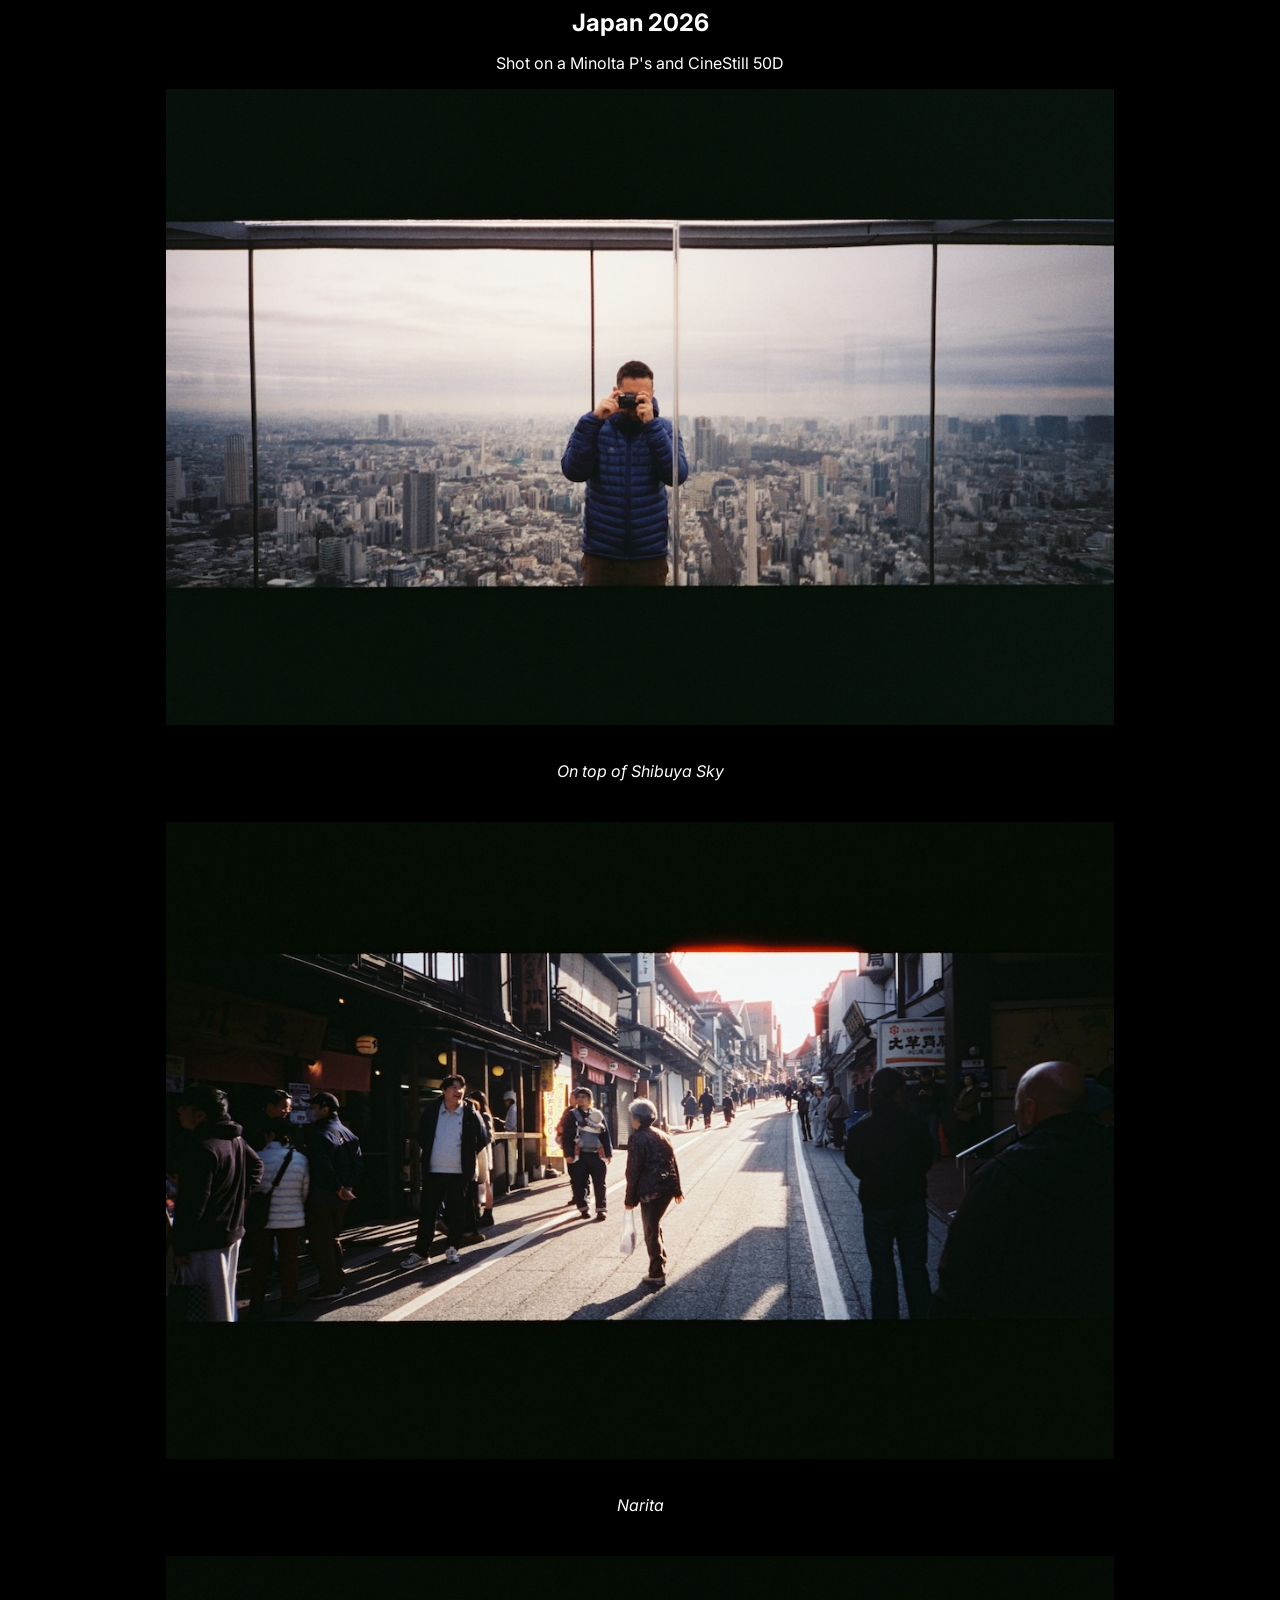
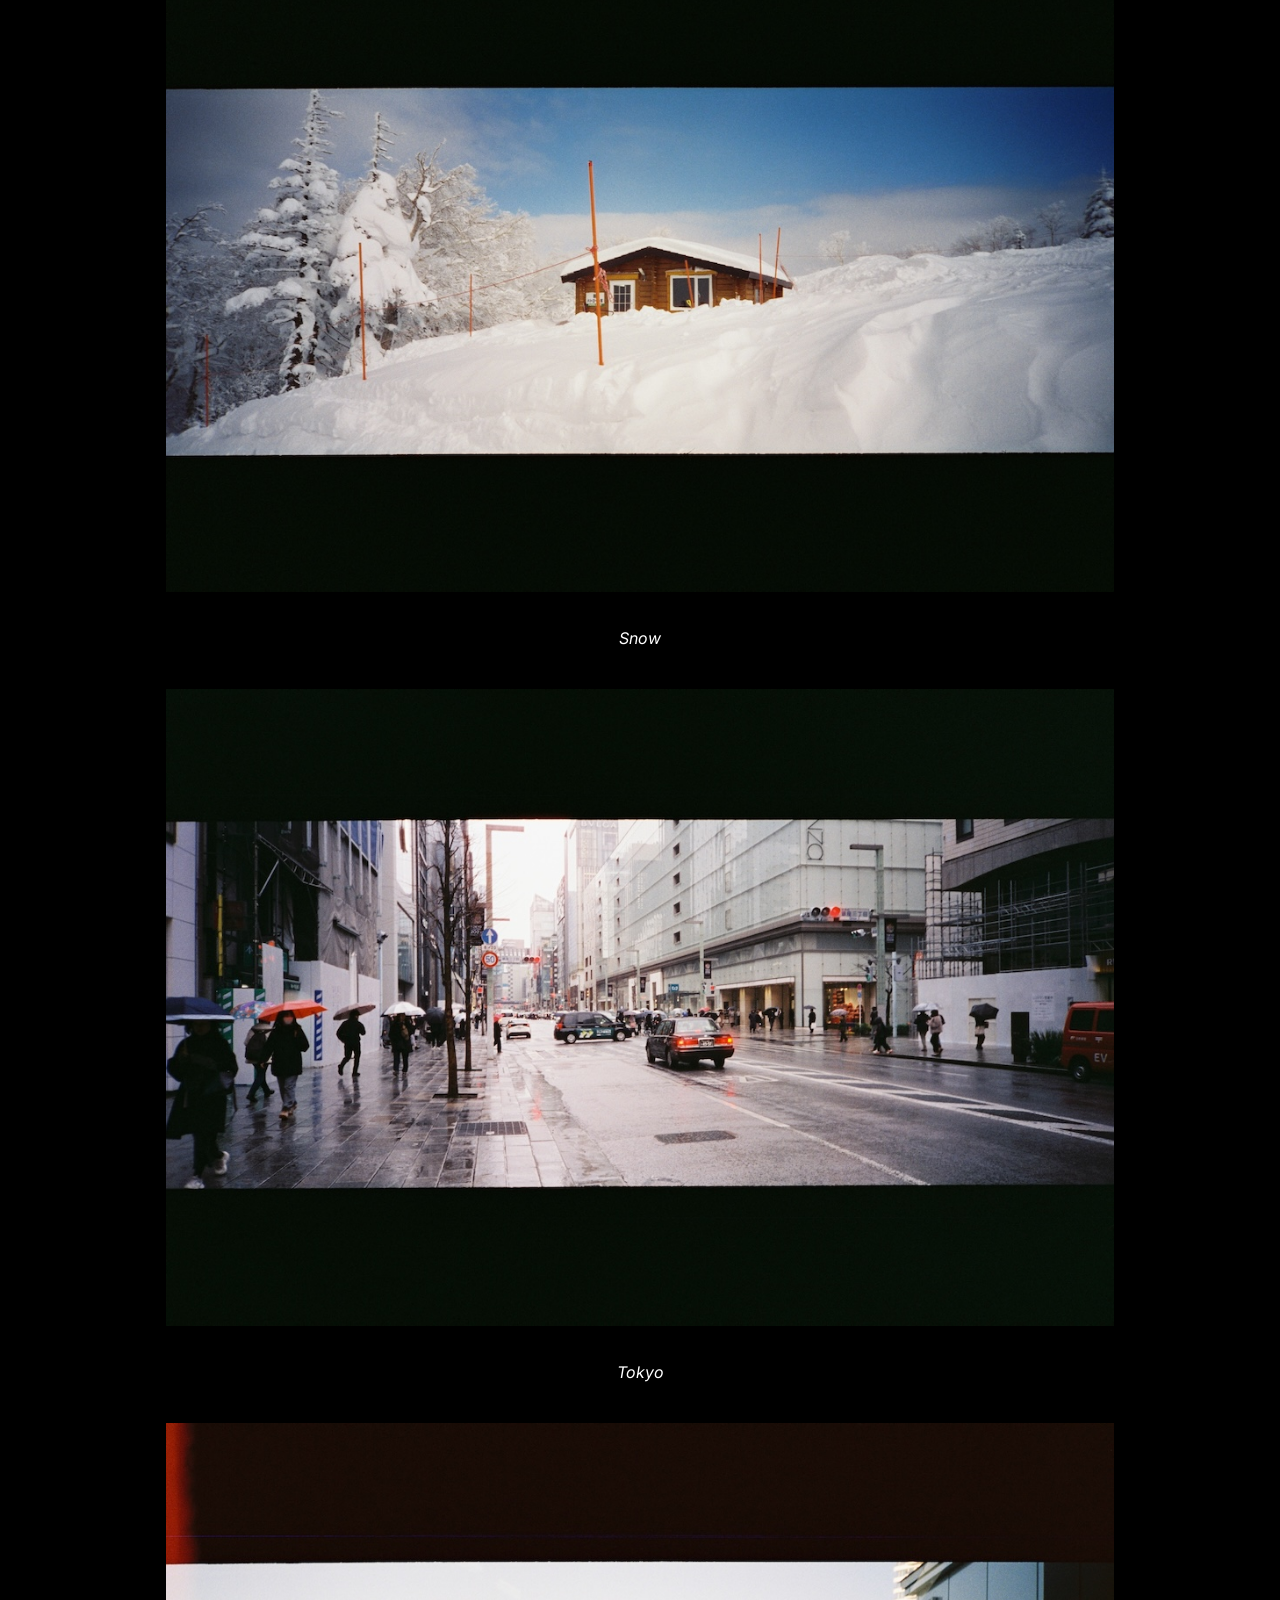
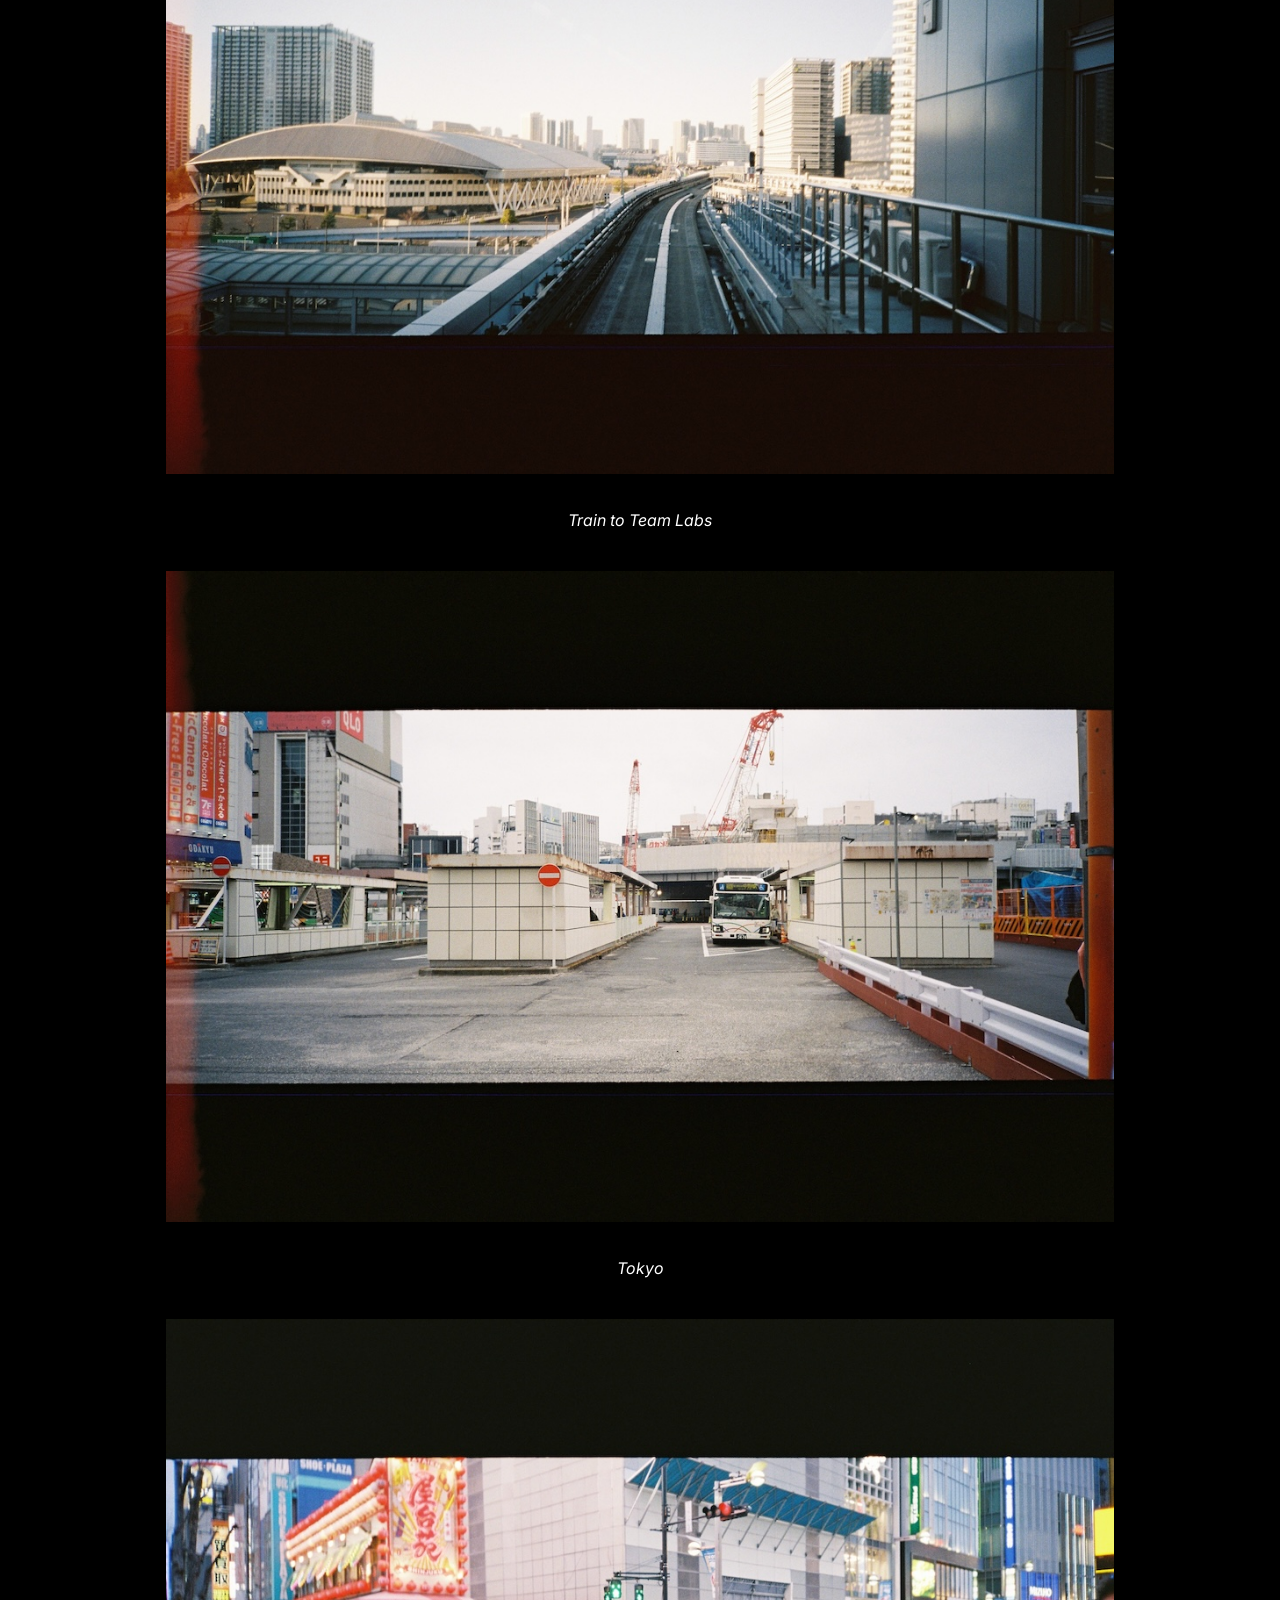
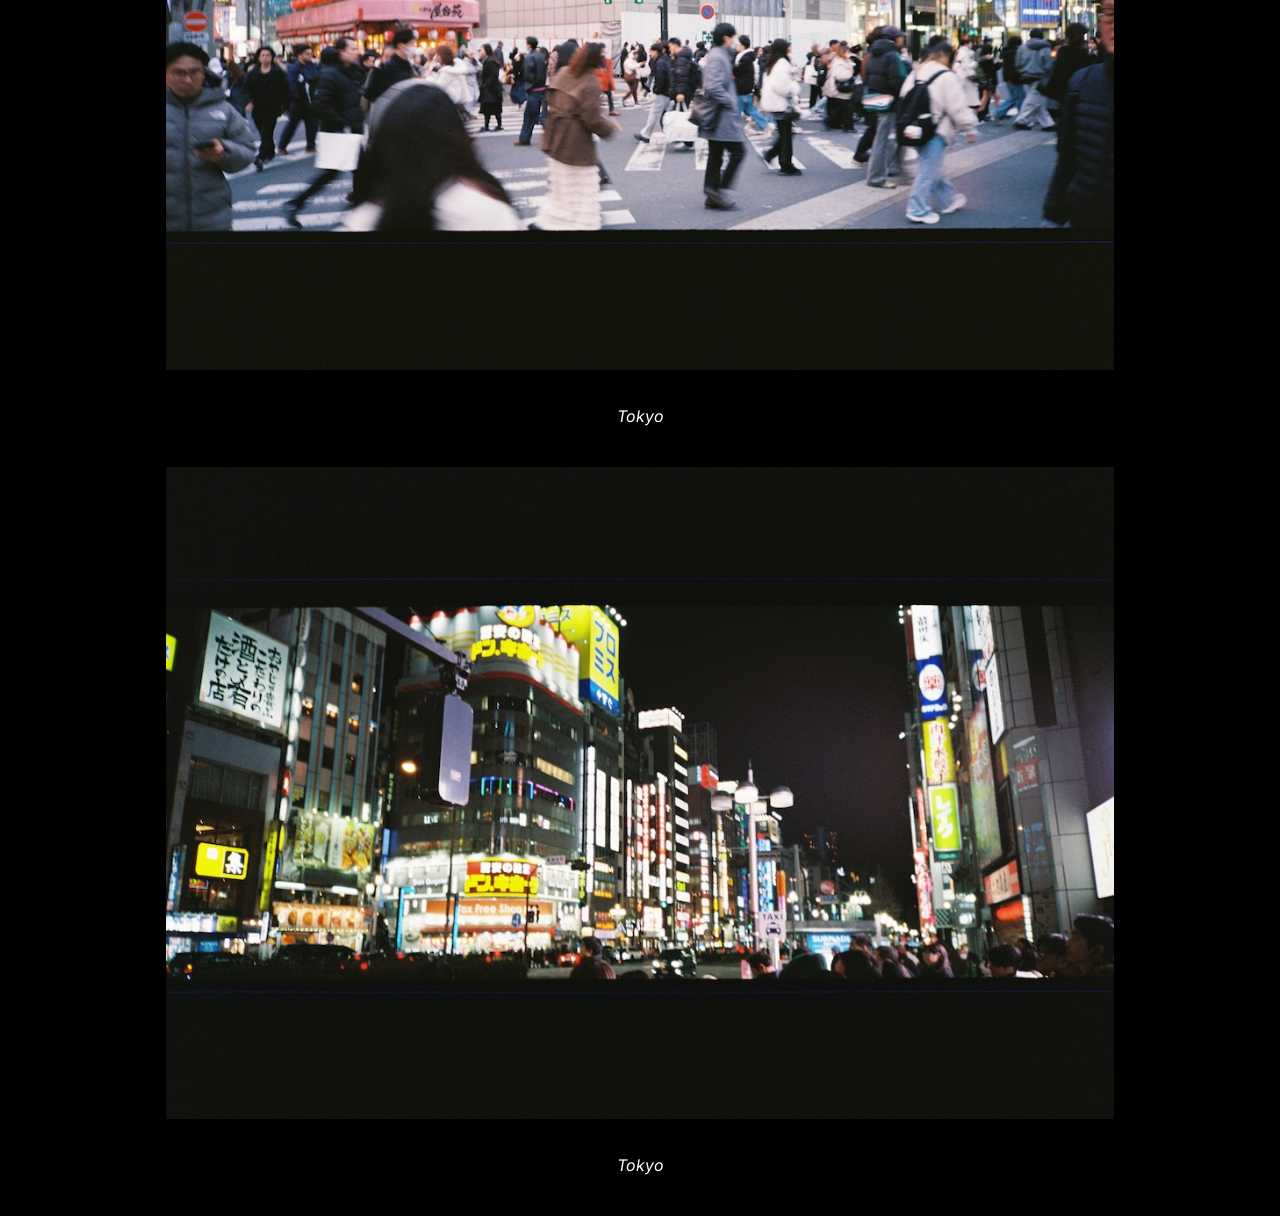
<file: japan2026.html>
<html>
    <head>
<title>Adam's Photography</title>
<link rel="stylesheet" href="/styles.css">
<link rel="preconnect" href="https://fonts.googleapis.com">
<link rel="preconnect" href="https://fonts.gstatic.com" crossorigin>
<link href="https://fonts.googleapis.com/css2?family=Inter:ital,opsz,wght@0,14..32,100..900;1,14..32,100..900&display=swap" rel="stylesheet">
<head>
  <meta property="og:title" content="Japan 2026" />
  <meta property="og:description" content="Shot on a Minolta P's" />
  <meta property="og:image" content="japan2026/japan.JPG" />
</head>
<style>
    body {
    background-color: black;
    }
    h1,p {
        color: white;
    }
</style>   
</head>
    <body>
        <div align="center">
            <h1>Japan 2026</h1>
            <p>Shot on a Minolta P's and CineStill 50D</p>
            <img width="75%" src="japan2026/japan1.JPG" />
            <p class="caption-white">On top of Shibuya Sky</p>
            <img width="75%" src="japan2026/japan2.JPG" />
            <p class="caption-white">Narita</p>
            <img width="75%" src="japan2026/japan3.JPG" />
            <p class="caption-white">Snow</p>
            <img width="75%" src="japan2026/japan4.JPG" />
            <p class="caption-white">Tokyo</p>
            <img width="75%" src="japan2026/japan5.JPG" />
            <p class="caption-white">Train to Team Labs</p>
            <img width="75%" src="japan2026/japan6.JPG" />
            <p class="caption-white">Tokyo</p>
            <img width="75%" src="japan2026/japan7.JPG" />
            <p class="caption-white">Tokyo</p>
            <img width="75%" src="japan2026/japan8.JPG" />
            <p class="caption-white">Tokyo</p>
    </body>
    </div>
</html>
</file>
<file: styles.css>
h1 {
  font-family: "Inter", sans-serif;
  font-optical-sizing: auto;
  font-style: normal;
  font-size: 24px;
}
p, th, td {
  font-family: "Inter", sans-serif;
  font-optical-sizing: auto;
  font-style: normal;
}

p.caption-white {
    color:white;
    font-style:italic;
    padding-bottom: 25px;
}

img {
    padding-bottom: 20px;
}
</file>
